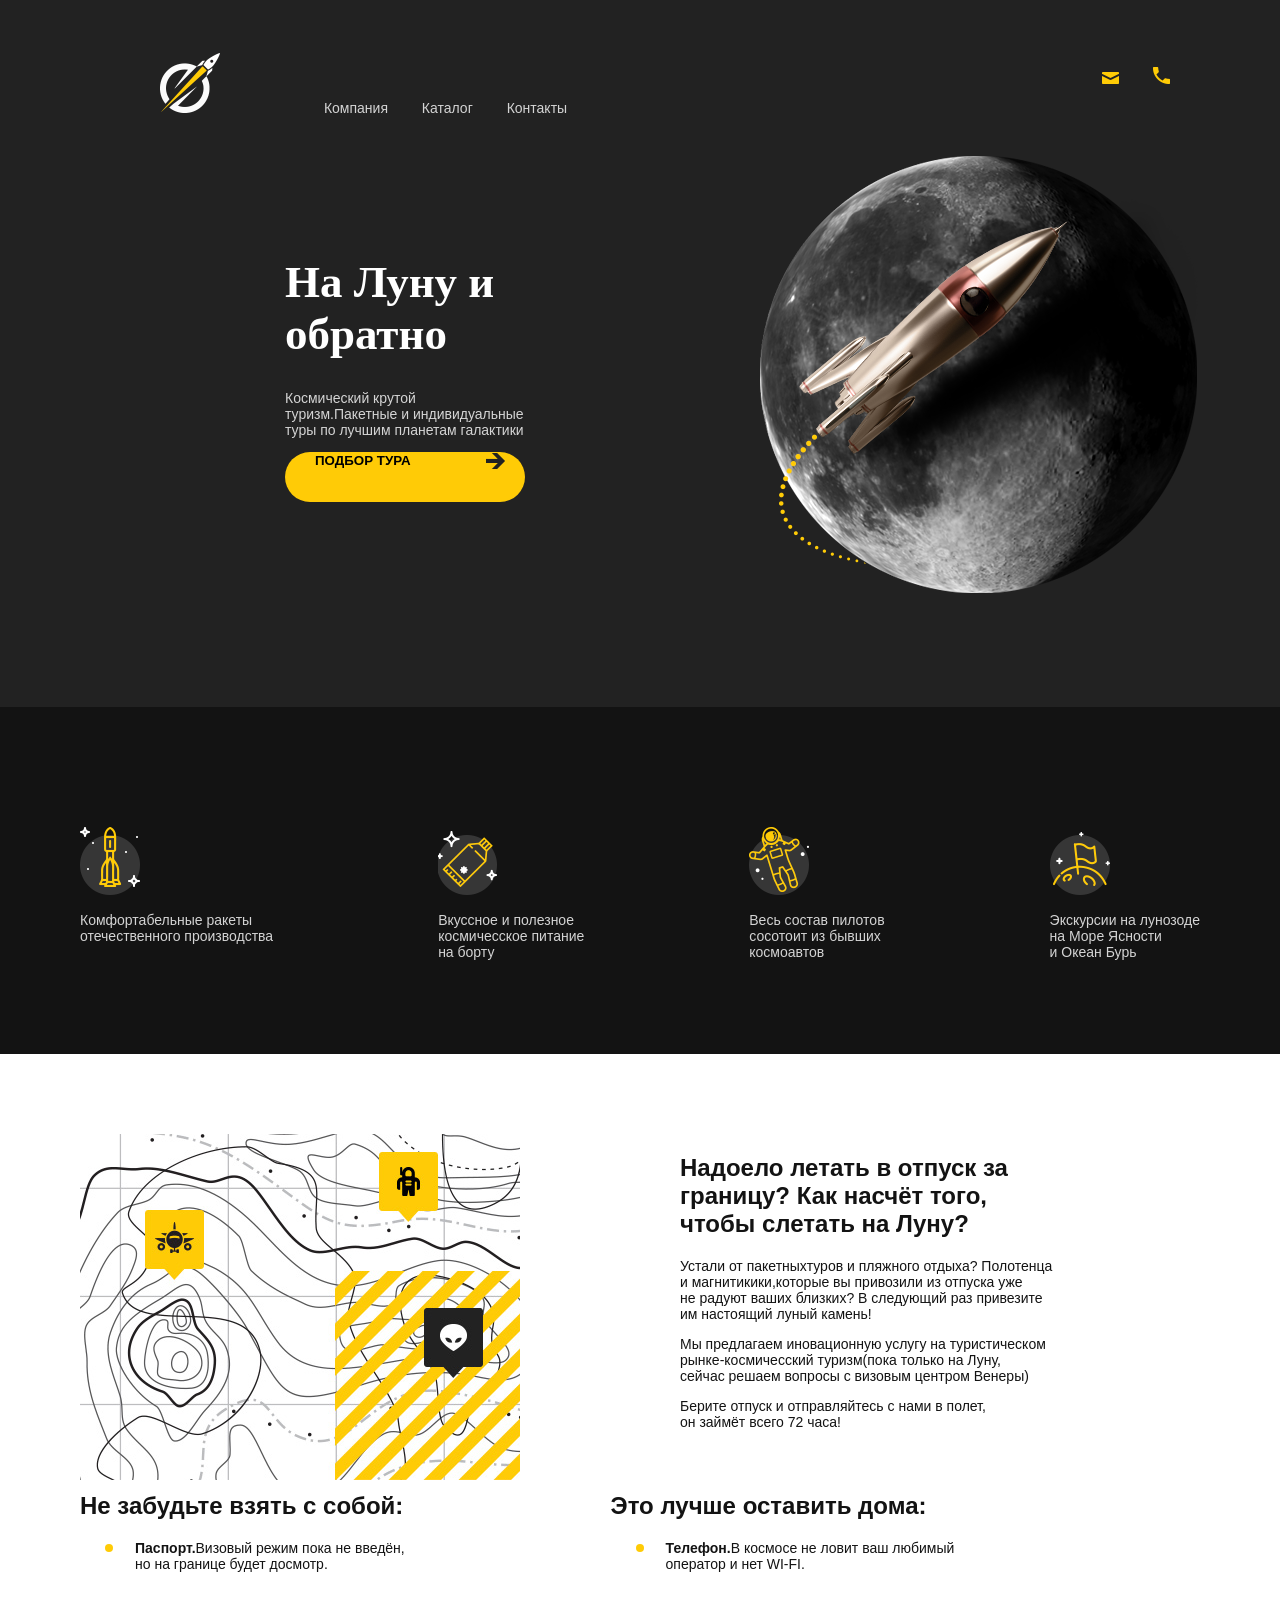
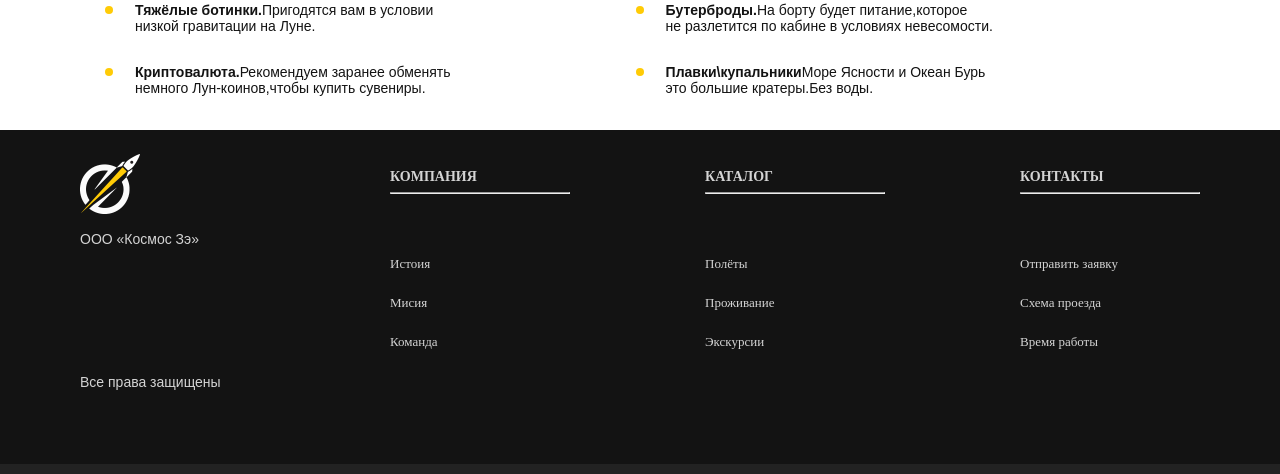
<file: index.html>
<!doctype html>

<html lang="ru">

<head>
    <link rel="stylesheet" href="css/style.css">
    <meta charset="utf-8">

    <title>SpaceZ</title>
</head>


<body>
    <header>
        <nav><img src="img/logo.png" alt="logo" class="img_logo">
            <ul>
                <li><a href="#">Компания</a></li>
                <li><a href="#">Каталог</a></li>
                <li><a href="mycontact.html">Контакты</a></li>
            </ul>
            <ul class="icon">
                <li><img src="img/mail-icon.png" alt="mail"> </li>
                <li><img src="img/phone-icon.png" alt="tel"> </li>
            </ul>
        </nav>
        <div class="first_screen">
            <div class="left_block">
                <h1>На Луну и обратно</h1>
                <p>Космический крутой туризм.Пакетные и индивидуальные туры по лучшим планетам галактики</p>
                <button class="button">
                    <b> ПОДБОР ТУРА</b> <img src="img/right-arrow-dark.png" alt="strela">
                     
                </button>
            </div>
            <div class="right_blok">
                <img src="img/moon-rocket.png" alt=""> 
            </div>
        </div>
    </header>
    <main>
        <div class="blok_features">
            <div class="features_items">
                <img src="img/advantage-icon-1.png" alt="">
                <p>Комфортабельные ракеты
                    <br>отечественного производства
                </p>
            </div>
            <div class="features_items">
                <img src="img/advantage-icon-2.png" alt="">
                <p>Вкуссное и полезное
                    <br>космичесское питание
                    <br>на борту</p>
            </div>
            <div class="features_items">
                <img src="img/advantage-icon-3.png" alt="">
                <p>Весь состав пилотов
                    <br>сосотоит из бывших
                    <br>космоавтов</p>
            </div>
            <div class="features_items">
                <img src="img/advantage-icon-4.png" alt="">
                <p>Экскурсии на лунозоде
                    <br>на Море Ясности
                    <br>и Океан Бурь</p>
            </div>
        </div>
        <div class="moon_vacation">
            
                <div class="moon_block"><img src="img/map.jpg" alt=""></div>
            <div class="moon_block">
                
                <h2>Надоело летать в отпуск за границу? Как насчёт того, <br>чтобы слетать на Луну?</h2>
                <p class="moon_p">Устали от пакетныхтуров и пляжного отдыха? Полотенца<br>
                и магнитикики,которые вы привозили из отпуска уже
                <br> не радуют ваших близких? В следующий раз привезите
                <br>им настоящий луный камень!</p>
                <p class="moon_p">Мы предлагаем иновационную услугу на туристическом
                <br>рынке-космичесский туризм(пока только на Луну, <br>
                    сейчас решаем вопросы с визовым центром Венеры)</p>
                <p class="moon_p">Берите отпуск и отправляйтесь с нами в полет,
                <br>он займёт всего 72 часа!</p>
            </div>
            <div class="moon_block">
                <h2>Не забудьте взять с собой:</h2>
                <ul class="moon_list" >
                    <li><b>Паспорт.</b>Визовый режим пока не введён,
                        <br>но на границе будет досмотр.</li>
                    <li><b>Тяжёлые ботинки.</b>Пригодятся вам в условии
                        <br>низкой гравитации на Луне.</li>
                    <li><b>Криптовалюта.</b>Рекомендуем заранее обменять
                        <br>немного Лун-коинов,чтобы купить сувениры.</li>
                </ul>
            </div>
            <div class="moon_block">
                <h2>Это лучше оставить дома:</h2>
                <ul class="moon_list">
                    <li><b>Телефон.</b>В космосе не ловит ваш любимый
                        <br> оператор и нет WI-FI.</li>
                    <li><b>Бутерброды.</b>На борту будет питание,которое
                        <br>не разлетится по кабине в условиях невесомости.</li>
                    <li><b>Плавки\купальники</b>Море Ясности и Океан Бурь
                        <br>это большие кратеры.Без воды.</li>
                </ul>

            </div>
        </div>
        <div class="div_right">
        
        
        
        
        </div>
        <div class="div_left">
        
        
        </div>
        
        
        
        
    </main>
    <footer>
        <div class="footer">
            <div class="logo_footer">
                <div>
                    <img src="img/logo.png" alt="">
                    <p>ООО &laquo;Космос Зэ&raquo;<br>
                </div>
                <p>Все права защищены</p>
            </div>

            <div>
                <ul class="list_footer">


                    <li class="list_li"><b>КОМПАНИЯ</b>
                        <hr>
                        <ul class="list_items">
                            <li class="footer_li">Истоия</li>
                            <li class="footer_li">Мисия</li>
                            <li class="footer_li">Команда</li>
                        </ul>
                    </li>
                    <li class="list_li"><b>КАТАЛОГ</b>
                        <hr>
                        <ul class="list_items">
                            <li class="footer_li">Полёты</li>
                            <li class="footer_li">Проживание</li>
                            <li class="footer_li">Экскурсии</li>
                        </ul>
                    </li>

                    <li class="list_li"><b>КОНТАКТЫ</b>
                        <hr>
                        <ul class="list_items">
                            <li class="footer_li">Отправить заявку</li>
                            <li class="footer_li">Схема проезда</li>
                            <li class="footer_li">Время работы</li>
                        </ul>
                    </li>
                </ul>
            </div>
        </div>

    </footer>

</body></html>
</file>
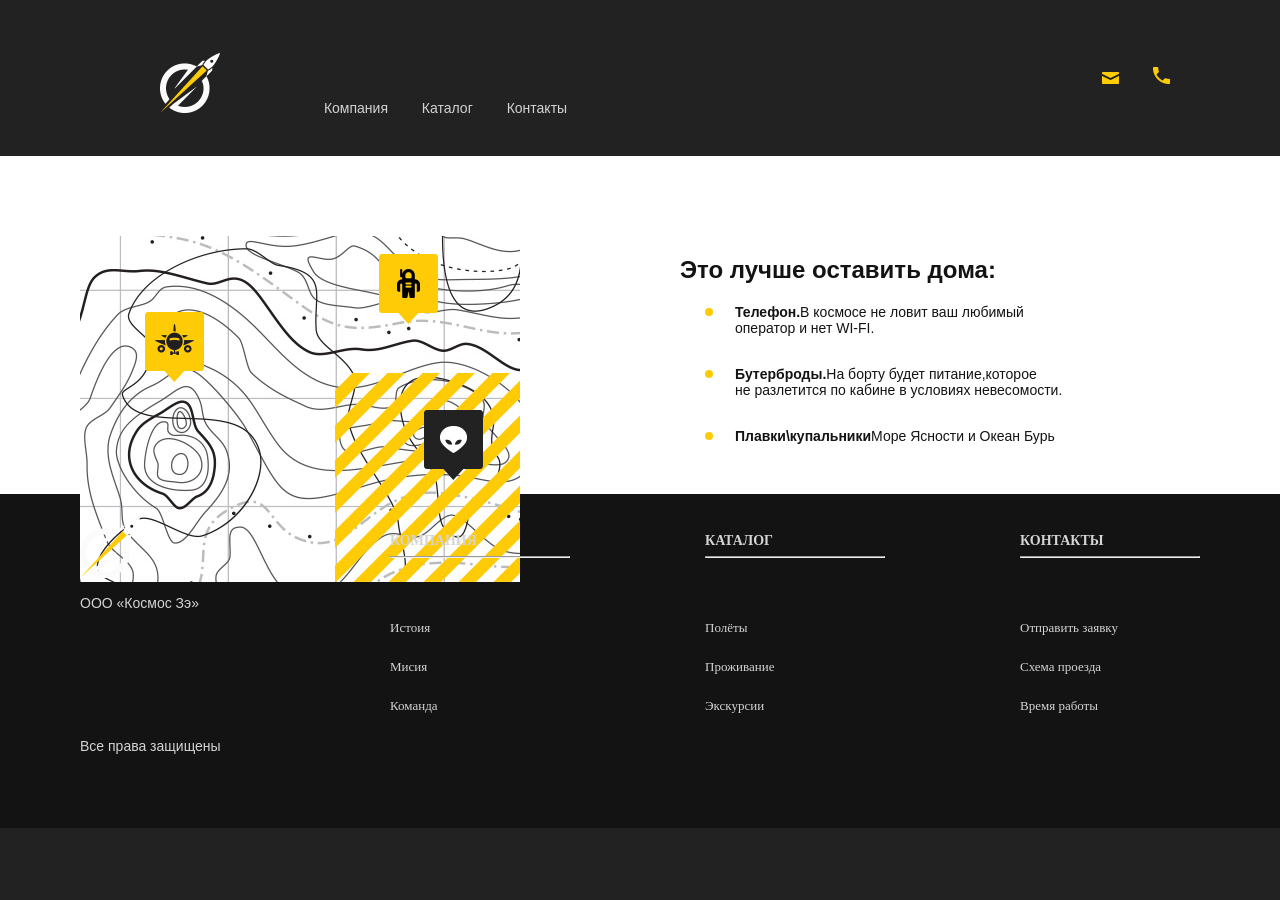
<file: mycontact.html>
<!doctype html>

<html lang="ru">

<head>
    <link rel="stylesheet" href="css/style.css">
    <meta charset="utf-8">

    <title>SpaceZ</title>
</head>


<body>
    <header>
        <nav><a href="index.html"><img src="img/logo.png" alt="logo" class="img_logo"></a>
            <ul>
                <li><a href="#">Компания</a></li>
                <li><a href="#">Каталог</a></li>
                <li><a href="#">Контакты</a></li>
            </ul>
            <ul class="icon">
                <li><img src="img/mail-icon.png" alt="mail"> </li>
                <li><img src="img/phone-icon.png" alt="tel"> </li>
            </ul>
        </nav>

    </header>
    <main>
       
        <div class="moon_vacation ">
            
                <div class="moon_block">
                    <img src="img/map.jpg" alt="">
            </div>
      
            
            <div class="moon_block">
                <h2>Это лучше оставить дома:</h2>
                <ul class="moon_list">
                    <li><b>Телефон.</b>В космосе не ловит ваш любимый
                        <br> оператор и нет WI-FI.</li>
                    <li><b>Бутерброды.</b>На борту будет питание,которое
                        <br>не разлетится по кабине в условиях невесомости.</li>
                    <li><b>Плавки\купальники</b>Море Ясности и Океан Бурь
    </main>
    <footer>
        <div class="footer">
            <div class="logo_footer">
                <div>
                    <img src="img/logo.png" alt="">
                    <p>ООО &laquo;Космос Зэ&raquo;<br>
                </div>
                <p>Все права защищены</p>
            </div>

            <div>
                <ul class="list_footer">


                    <li class="list_li"><b>КОМПАНИЯ</b>
                        <hr>
                        <ul class="list_items">
                            <li class="footer_li">Истоия</li>
                            <li class="footer_li">Мисия</li>
                            <li class="footer_li">Команда</li>
                        </ul>
                    </li>
                    <li class="list_li"><b>КАТАЛОГ</b>
                        <hr>
                        <ul class="list_items">
                            <li class="footer_li">Полёты</li>
                            <li class="footer_li">Проживание</li>
                            <li class="footer_li">Экскурсии</li>
                        </ul>
                    </li>

                    <li class="list_li"><b>КОНТАКТЫ</b>
                        <hr>
                        <ul class="list_items">
                            <li class="footer_li">Отправить заявку</li>
                            <li class="footer_li">Схема проезда</li>
                            <li class="footer_li">Время работы</li>
                        </ul>
                    </li>
                </ul>
            </div>
        </div>

    </footer>

</body></html>
</file>
<file: css/style.css>
* 

body {
    padding: 10px 0px;
    width: 1280px;
    margin: 0px auto;
    background-color: #222;
    font-family: "Vardana", sans-serif;
    font-size: 14px;
    color: #d4d4d4;
}

header {
    margin: 10px 0px;
    padding-left: 80px;
    background-color: #222222;
}

main,
div {
    margin: 0px;
}

nav {
    padding: 33px 80px 10px;
    margin-bottom: 16px;
}
h1{
    font-family: "Courier New Bold", "Courier Bold", serif;
    font-size: 45px;
    text-align: left;
    color: #fff;
    font-weight: bold;
}
p{
    text-align: left;
}

header ul {
    display: inline-block;
    vertical-aling: top;
    pading: 2px;
    max-width: 700px;
}

header li {

    margin-right: 30px;
    display: inline;
}

a {
    color: #d4d4d4;
    text-decoration: none;
}

.icon {
    float: right;
}

.first_screen {
    margin: 0px;
    padding: 0px 80px 100px;
    display: flex;
    justify-content: space-between;
}

.left_block {
    width: 245px;
    margin: 0px;
    padding: 70px 70px 70px 125px;
    text-align: center;
}

.right_blok{
    width: 440px;
}

.img_logo {
    width: 60px;
    padding: 0px;
    margin-right: 60px;
}

.button {
    display: inline-block;
    height: 50px;
    width: 240px;
    padding-left: 30px;
    padding-right: 20px;
    background-color: #ffcb06;
    border-radius: 30px;
    display: flex;
    justify-content: space-between;
    border: 0px;
}

.footer {
    background-color: #131313;
    display: flex;
    justify-content: space-between;
    padding: 4px 80px 40px;
}

.list_footer {
    display: flex;
    justify-content: space-between;
    width: 810px;
    height: 230px;
    font-family: "Verdana", serif;
    font-size: 14px;
}

footer ul {
    list-style: none;
    margin: 0px;
    padding: 0px;
}

footer li {
    margin: 0px;
    padding: 0px;
}

.logo_footer {
    height: 250px;
    width: 180px;
    font-size: 14px;
    font-family: "Verdana", sans-serif;
    display: flex;
    flex-direction: column;
    justify-content: space-between;
    padding: 20px 0px;
}

hr {
    margin-bottom: 50px;
}

.footer_li {
    font-size: 13px;
    text-transform: none
}

.list_li {
    width: 180px;
    text-transform: uppercase;
    padding-top: 35px;
}

.list_li ul {
    line-height: 3;
}

.blok_features {
    background-color: #131313;
    display: flex;
    justify-content: space-between;
    padding: 80px;
    margin: 0px;
}

.features_items {
    align-content: space-between;
    margin-bottom: 0px;
    margin-top: 0px;
    padding-top: 40px;
}

.moon_vacation {
    background-color: #fff;
    display: flex;
    flex-wrap: wrap;    
}
.moon_block {
  max-height: 178px ;
  max-width: 440px;
  padding: 80px;
  color: #131313;
}

h2 {
    font-family: "Courler New", "Couries", sans-serif;
    font-size: 24px;
}
.moon_p{
    font-size: "Verdana",sans-serif;
    font-size: 14px;
}
main li{
    font-size: "Verdana",sans-serif;
    font-size: 14px;
    list-style: none;
    margin-bottom: 30px;
}
.moon_block li {
 position: relative;
  margin-left: 15px;  
}
.moon_block li::before{
    position: absolute;
    content: "";
    height: 8px;
    width: 8px;
    background-color: #ffcb06;
    border-radius: 50%;
    top: 4px;
    left: -30px;
}
.str_two{
    margin: 0px 50px;
  
}
</file>
